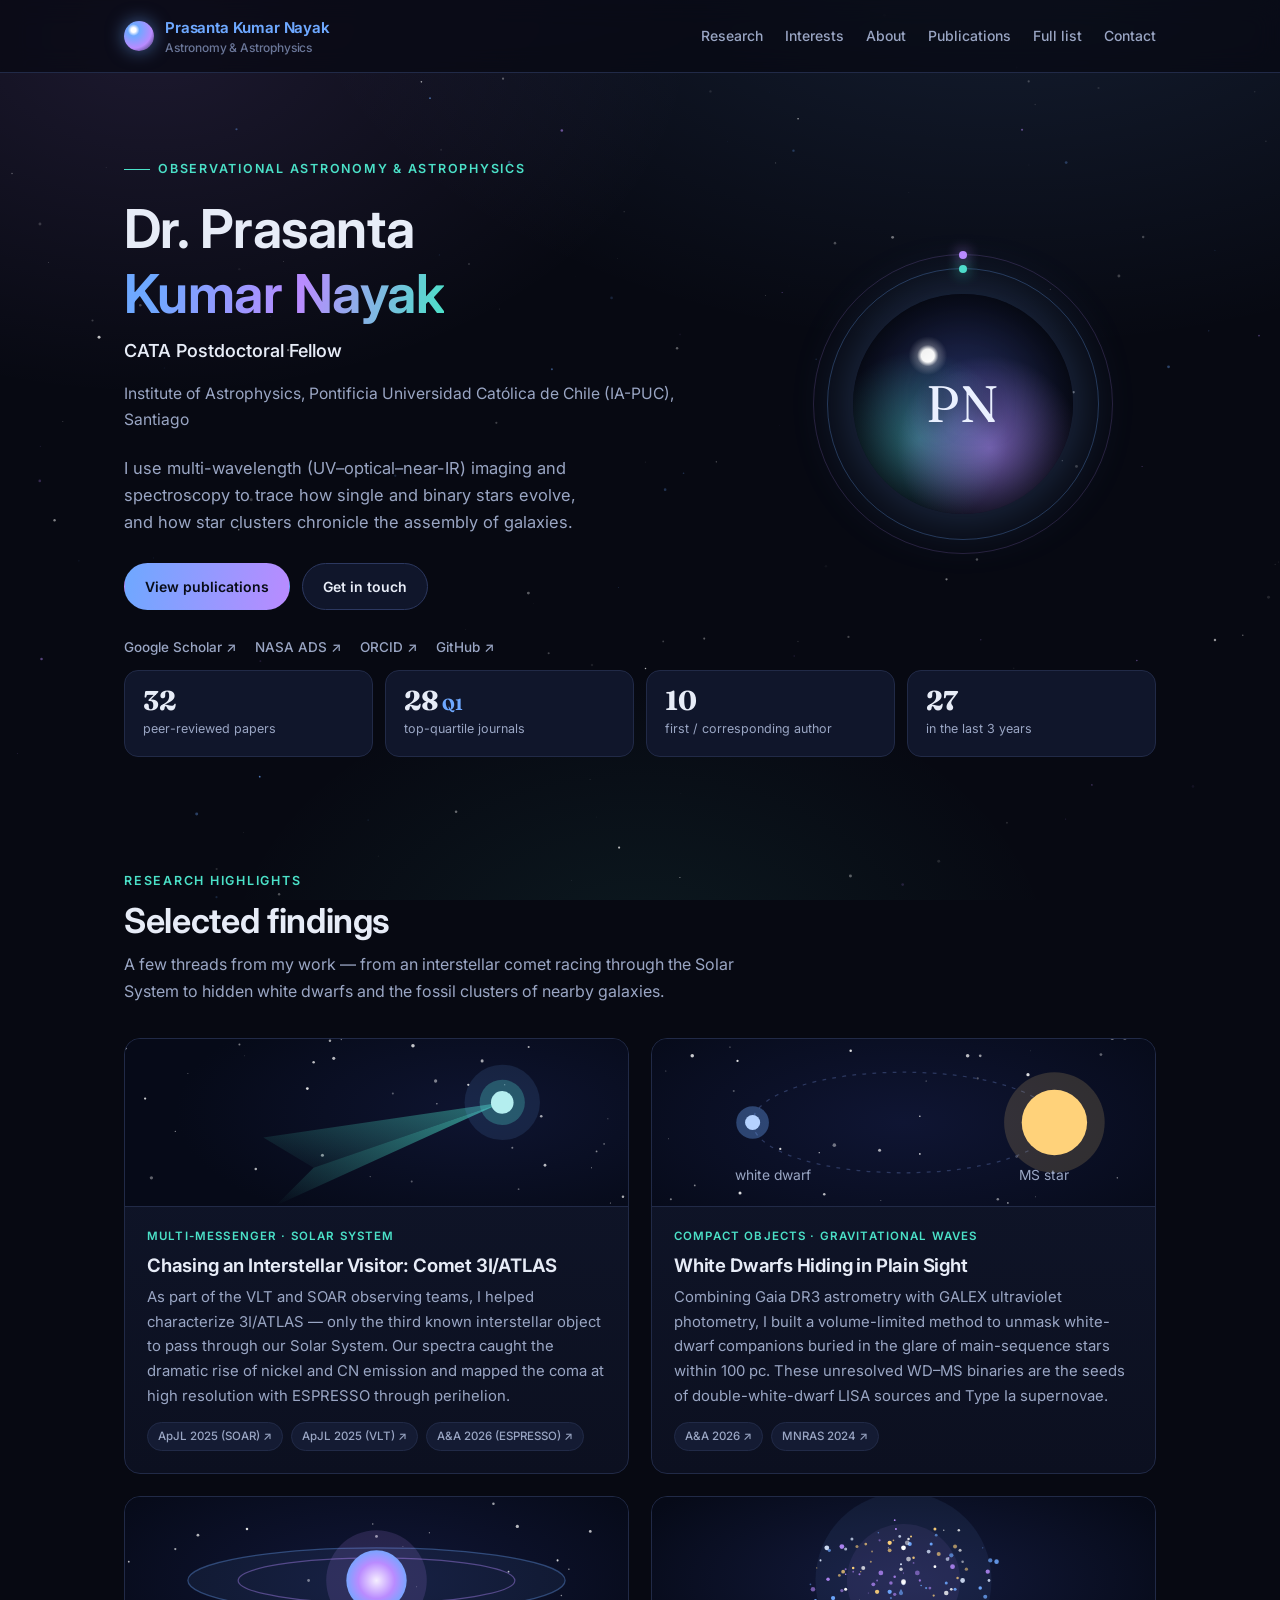
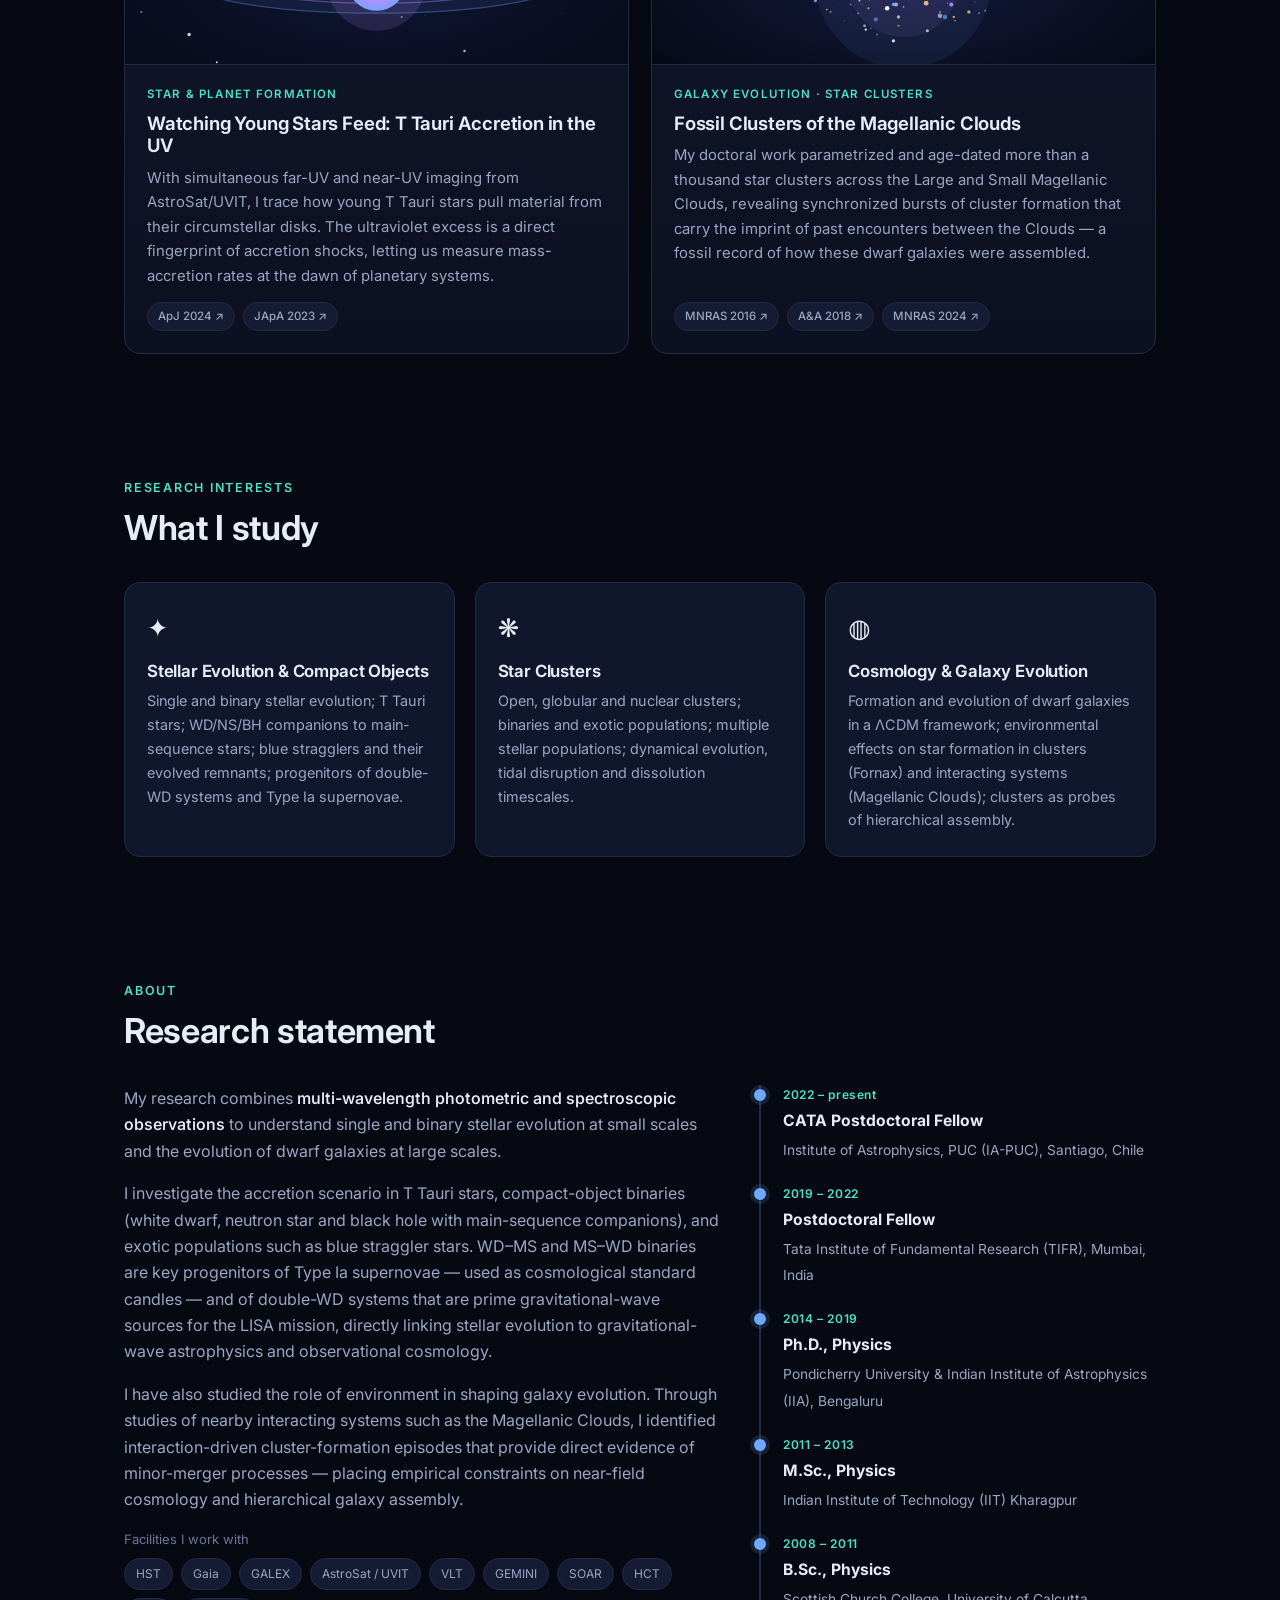
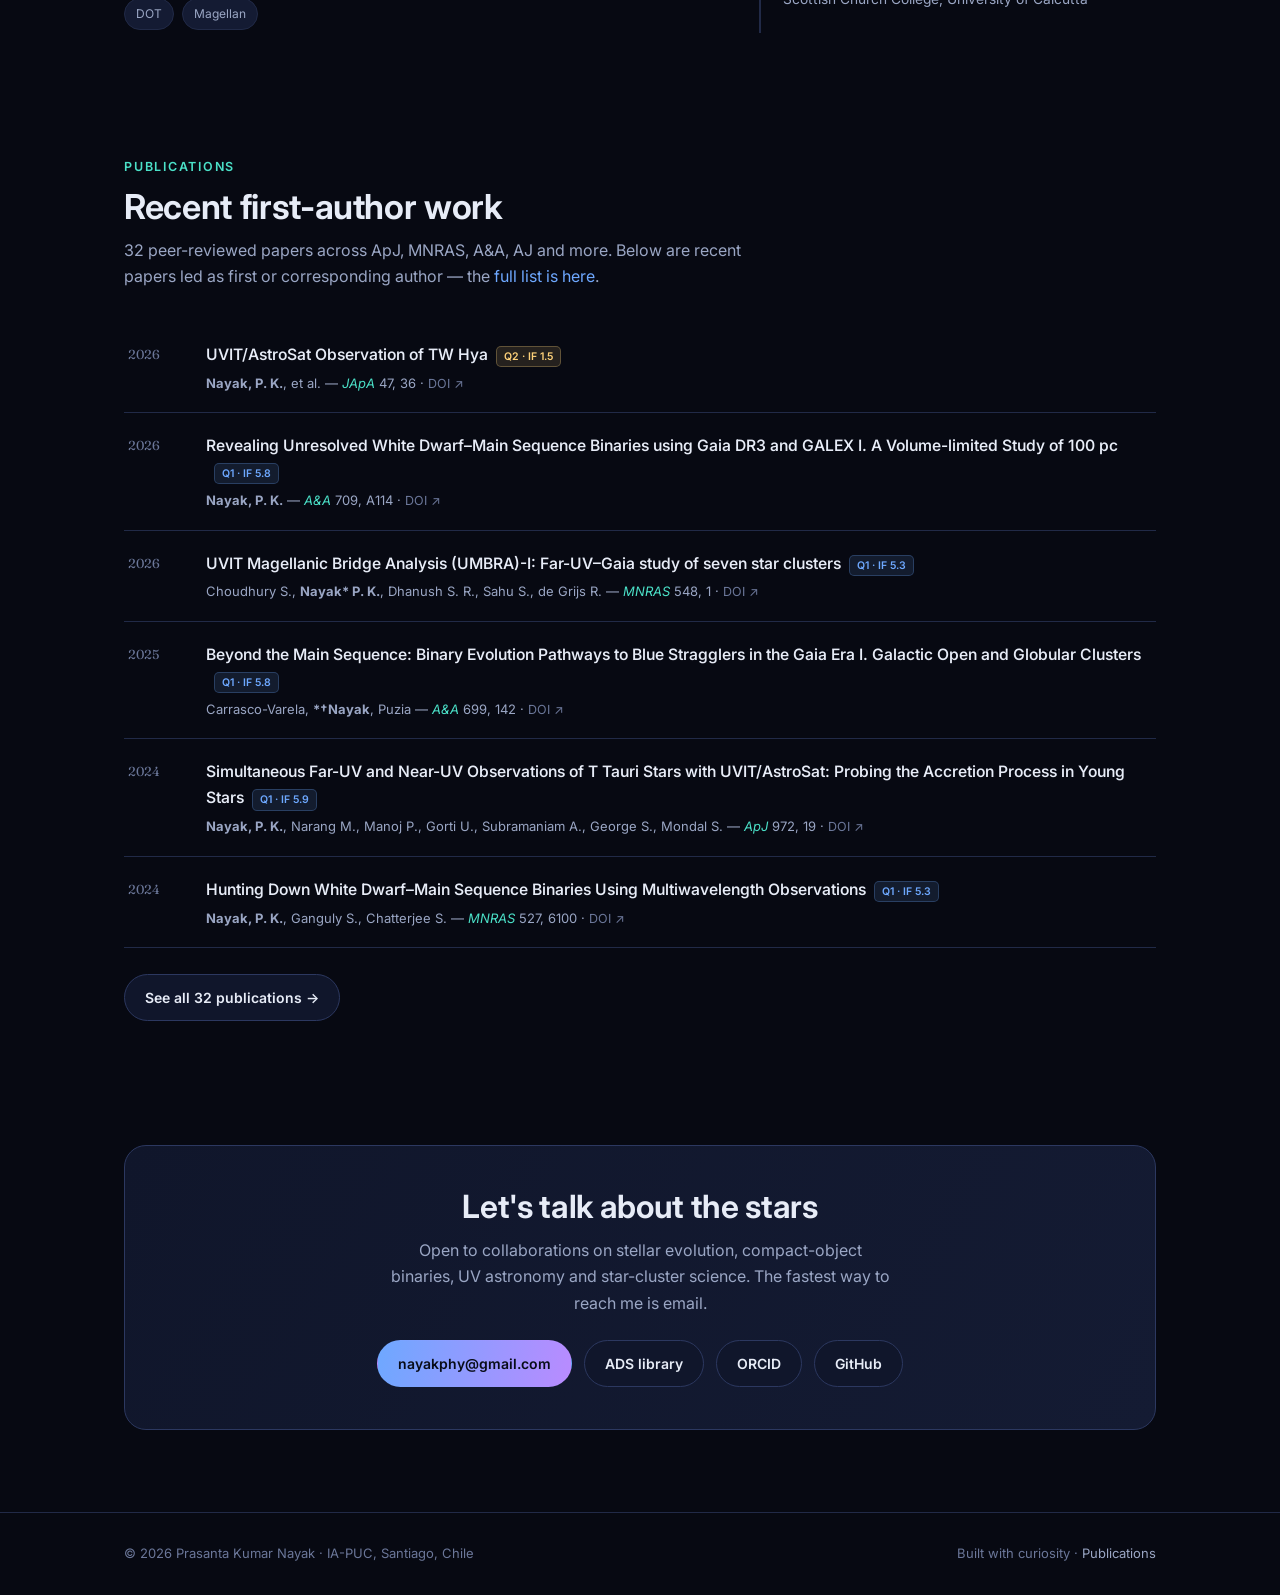
<file: index.html>
<!DOCTYPE html>
<html lang="en">
<head>
  <meta charset="UTF-8">
  <meta name="viewport" content="width=device-width, initial-scale=1.0">
  <title>Dr. Prasanta Kumar Nayak — Astronomer & Astrophysicist</title>
  <meta name="description" content="Dr. Prasanta Kumar Nayak — CATA Postdoctoral Fellow at IA-PUC, Chile. Observational astronomy: stellar evolution, compact-object binaries, star clusters, and galaxy evolution.">
  <link rel="preconnect" href="https://fonts.googleapis.com">
  <link rel="preconnect" href="https://fonts.gstatic.com" crossorigin>
  <link href="https://fonts.googleapis.com/css2?family=Inter:wght@400;500;600;700&family=Fraunces:opsz,wght@9..144,400;9..144,600&display=swap" rel="stylesheet">
  <link rel="stylesheet" href="assets/style.css">
  <link rel="icon" href="data:image/svg+xml,<svg xmlns='http://www.w3.org/2000/svg' viewBox='0 0 100 100'><circle cx='50' cy='50' r='42' fill='%236ea8ff'/><circle cx='38' cy='36' r='10' fill='white' opacity='.85'/></svg>">
</head>
<body>
  <div id="starfield"></div>
  <div class="page">

    <header class="nav">
      <div class="nav-inner">
        <a class="brand" href="index.html">
          <span class="dot"></span>
          <span><span class="name">Prasanta Kumar Nayak</span><span class="sub">Astronomy &amp; Astrophysics</span></span>
        </a>
        <nav class="links">
          <a href="#highlights-sec">Research</a>
          <a href="#interests-sec">Interests</a>
          <a href="#about-sec">About</a>
          <a href="#pubs-sec">Publications</a>
          <a href="publications.html">Full list</a>
          <a href="#contact-sec">Contact</a>
        </nav>
        <button class="nav-toggle" aria-label="Menu">☰</button>
      </div>
    </header>

    <!-- ============================ HERO ============================ -->
    <section class="hero">
      <div class="wrap hero-grid">
        <div>
          <div class="eyebrow">Observational Astronomy &amp; Astrophysics</div>
          <h1>Dr. Prasanta<br><span class="grad">Kumar Nayak</span></h1>
          <p class="role">CATA Postdoctoral Fellow</p>
          <p class="affil">Institute of Astrophysics, Pontificia Universidad Católica de Chile (IA-PUC), Santiago</p>
          <p class="lede">I use multi-wavelength (UV–optical–near-IR) imaging and spectroscopy to trace how single and binary stars evolve, and how star clusters chronicle the assembly of galaxies.</p>
          <div class="cta-row">
            <a class="btn primary" href="publications.html">View publications</a>
            <a class="btn" href="#contact-sec">Get in touch</a>
          </div>
          <div class="iconlinks">
            <a href="https://scholar.google.com/citations?user=BsoMTtQAAAAJ&hl=en" target="_blank" rel="noopener">Google Scholar ↗</a>
            <a href="https://ui.adsabs.harvard.edu/user/libraries/2F7sY913T8-czs6cTHjbrA" target="_blank" rel="noopener">NASA ADS ↗</a>
            <a href="https://orcid.org/0000-0002-4638-1035" target="_blank" rel="noopener">ORCID ↗</a>
            <a href="https://github.com/nayakphy" target="_blank" rel="noopener">GitHub ↗</a>
          </div>
        </div>
        <div class="portrait">
          <div class="ring"></div>
          <div class="ring two"></div>
          <div class="orb"></div>
          <div class="initials">PN</div>
        </div>
      </div>
      <div class="wrap"><div class="stats" id="home-metrics"></div></div>
    </section>

    <!-- ======================= RESEARCH HIGHLIGHTS ================== -->
    <section class="block" id="highlights-sec">
      <div class="wrap">
        <div class="section-head reveal">
          <div class="kicker">Research Highlights</div>
          <h2>Selected findings</h2>
          <p>A few threads from my work — from an interstellar comet racing through the Solar System to hidden white dwarfs and the fossil clusters of nearby galaxies.</p>
        </div>
        <div class="highlights" id="highlights"></div>
      </div>
    </section>

    <!-- ========================= INTERESTS ========================= -->
    <section class="block" id="interests-sec">
      <div class="wrap">
        <div class="section-head reveal">
          <div class="kicker">Research Interests</div>
          <h2>What I study</h2>
        </div>
        <div class="interests" id="interests"></div>
      </div>
    </section>

    <!-- =========================== ABOUT =========================== -->
    <section class="block" id="about-sec">
      <div class="wrap">
        <div class="section-head reveal">
          <div class="kicker">About</div>
          <h2>Research statement</h2>
        </div>
        <div class="about-grid">
          <div class="reveal">
            <p>My research combines <span class="em">multi-wavelength photometric and spectroscopic observations</span> to understand single and binary stellar evolution at small scales and the evolution of dwarf galaxies at large scales.</p>
            <p>I investigate the accretion scenario in T Tauri stars, compact-object binaries (white dwarf, neutron star and black hole with main-sequence companions), and exotic populations such as blue straggler stars. WD–MS and MS–WD binaries are key progenitors of Type Ia supernovae — used as cosmological standard candles — and of double-WD systems that are prime gravitational-wave sources for the LISA mission, directly linking stellar evolution to gravitational-wave astrophysics and observational cosmology.</p>
            <p>I have also studied the role of environment in shaping galaxy evolution. Through studies of nearby interacting systems such as the Magellanic Clouds, I identified interaction-driven cluster-formation episodes that provide direct evidence of minor-merger processes — placing empirical constraints on near-field cosmology and hierarchical galaxy assembly.</p>
            <p style="margin-bottom:8px;color:var(--faint);font-size:13px;">Facilities I work with</p>
            <div class="facilities" id="facilities"></div>
          </div>
          <div class="reveal">
            <div class="timeline" id="timeline"></div>
          </div>
        </div>
      </div>
    </section>

    <!-- ======================= PUBLICATIONS ======================== -->
    <section class="block" id="pubs-sec">
      <div class="wrap">
        <div class="section-head reveal">
          <div class="kicker">Publications</div>
          <h2>Recent first-author work</h2>
          <p>32 peer-reviewed papers across ApJ, MNRAS, A&amp;A, AJ and more. Below are recent papers led as first or corresponding author — the <a href="publications.html">full list is here</a>.</p>
        </div>
        <div class="pub-list" id="selected-pubs"></div>
        <div style="margin-top:26px;">
          <a class="btn" href="publications.html">See all 32 publications →</a>
        </div>
      </div>
    </section>

    <!-- ========================== CONTACT ========================== -->
    <section class="block" id="contact-sec">
      <div class="wrap">
        <div class="contact-card reveal">
          <h2>Let's talk about the stars</h2>
          <p>Open to collaborations on stellar evolution, compact-object binaries, UV astronomy and star-cluster science. The fastest way to reach me is email.</p>
          <div class="contact-links">
            <a class="btn primary" href="mailto:nayakphy@gmail.com">nayakphy@gmail.com</a>
            <a class="btn" href="https://ui.adsabs.harvard.edu/user/libraries/2F7sY913T8-czs6cTHjbrA" target="_blank" rel="noopener">ADS library</a>
            <a class="btn" href="https://orcid.org/0000-0002-4638-1035" target="_blank" rel="noopener">ORCID</a>
            <a class="btn" href="https://github.com/nayakphy" target="_blank" rel="noopener">GitHub</a>
          </div>
        </div>
      </div>
    </section>

    <footer class="foot">
      <div class="wrap" style="display:flex;justify-content:space-between;flex-wrap:wrap;gap:12px;width:100%;">
        <span>© <span data-year></span> Prasanta Kumar Nayak · IA-PUC, Santiago, Chile</span>
        <span>Built with curiosity · <a href="publications.html">Publications</a></span>
      </div>
    </footer>

  </div>
  <script src="assets/data.js"></script>
  <script src="assets/main.js"></script>
</body>
</html>
</file>
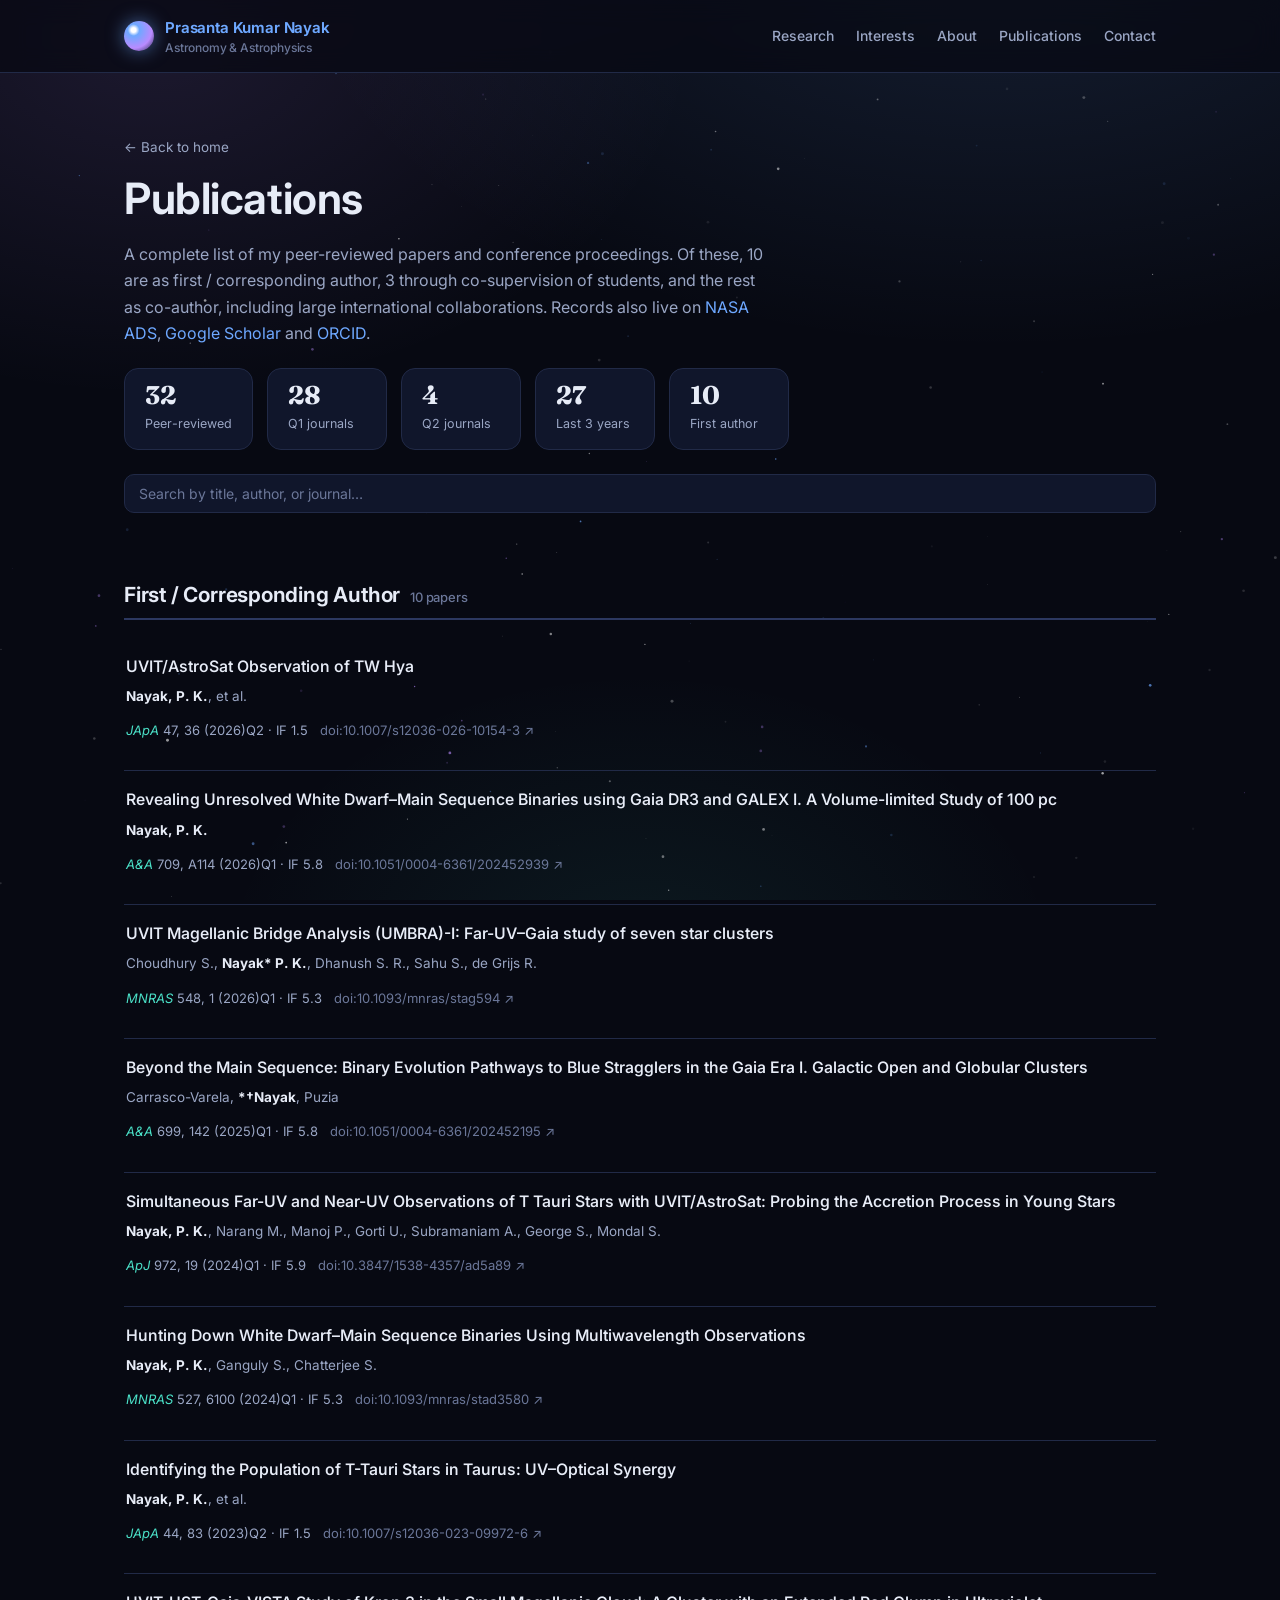
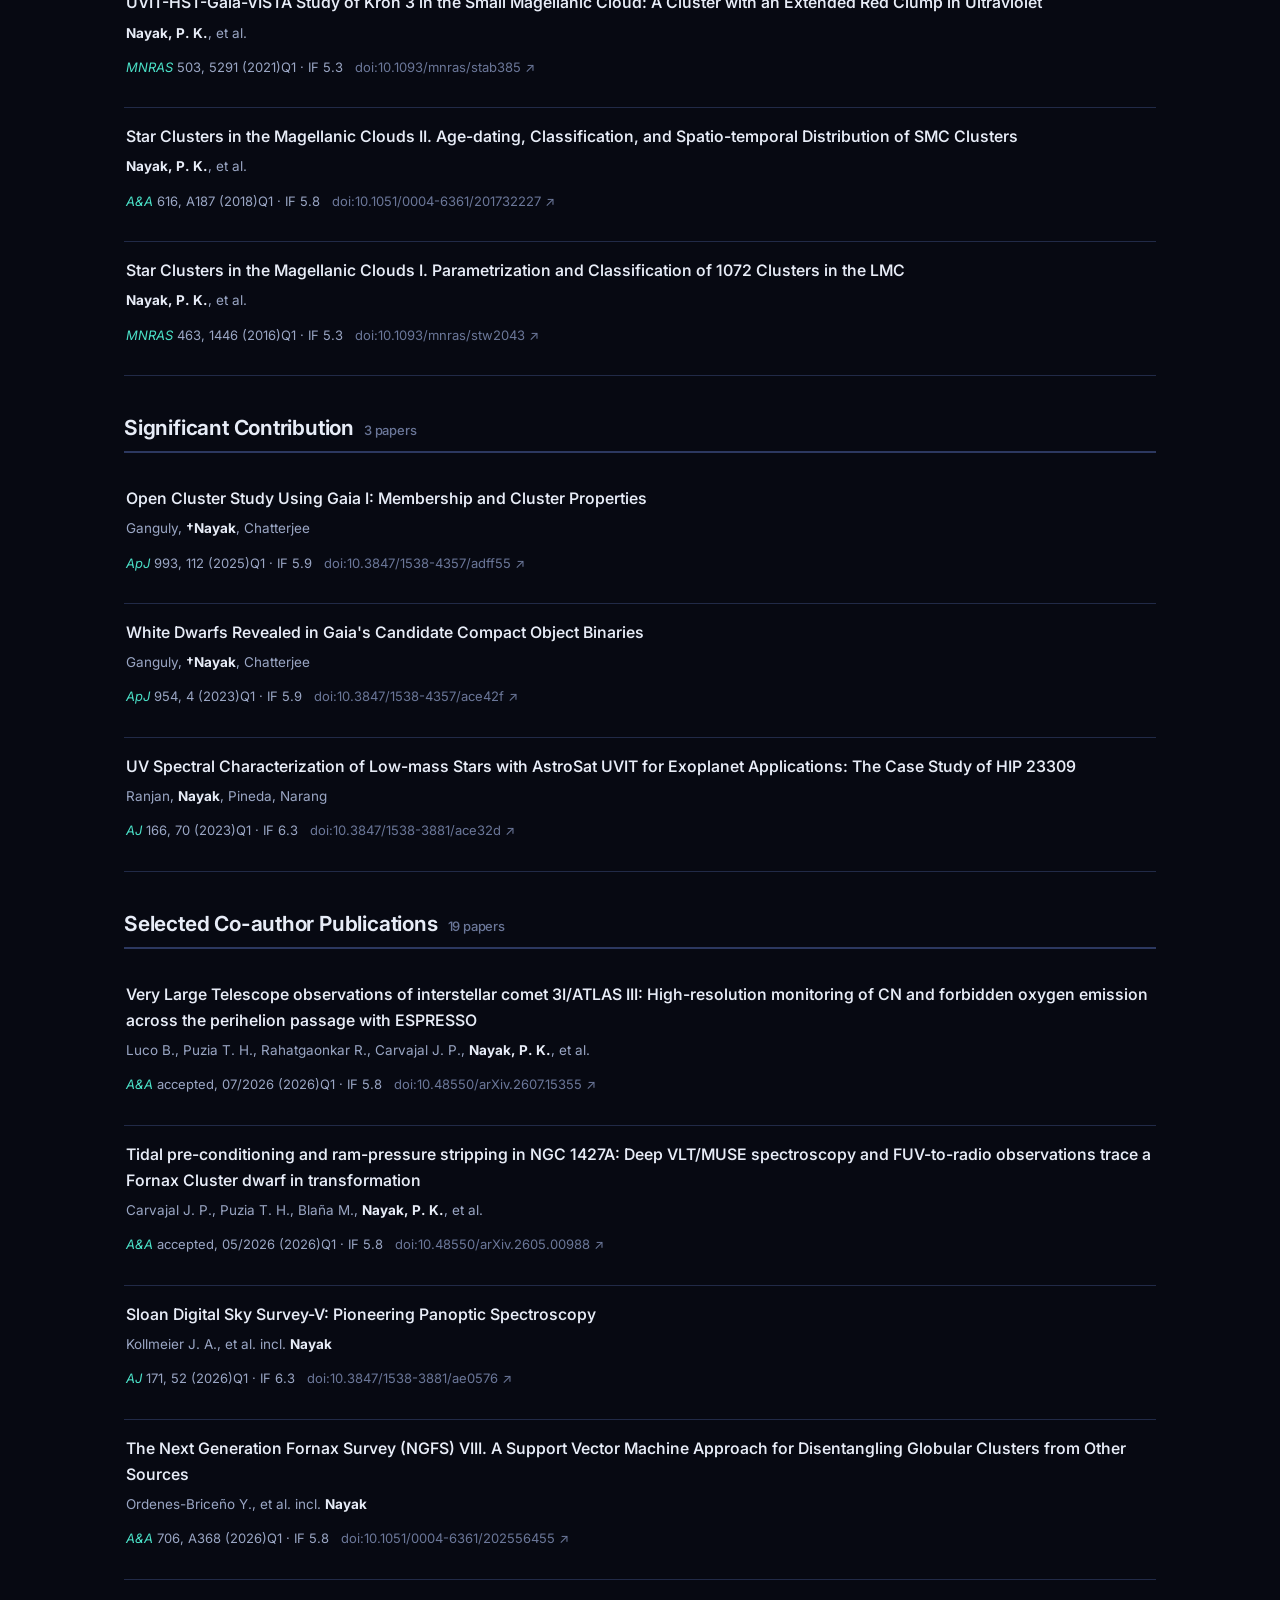
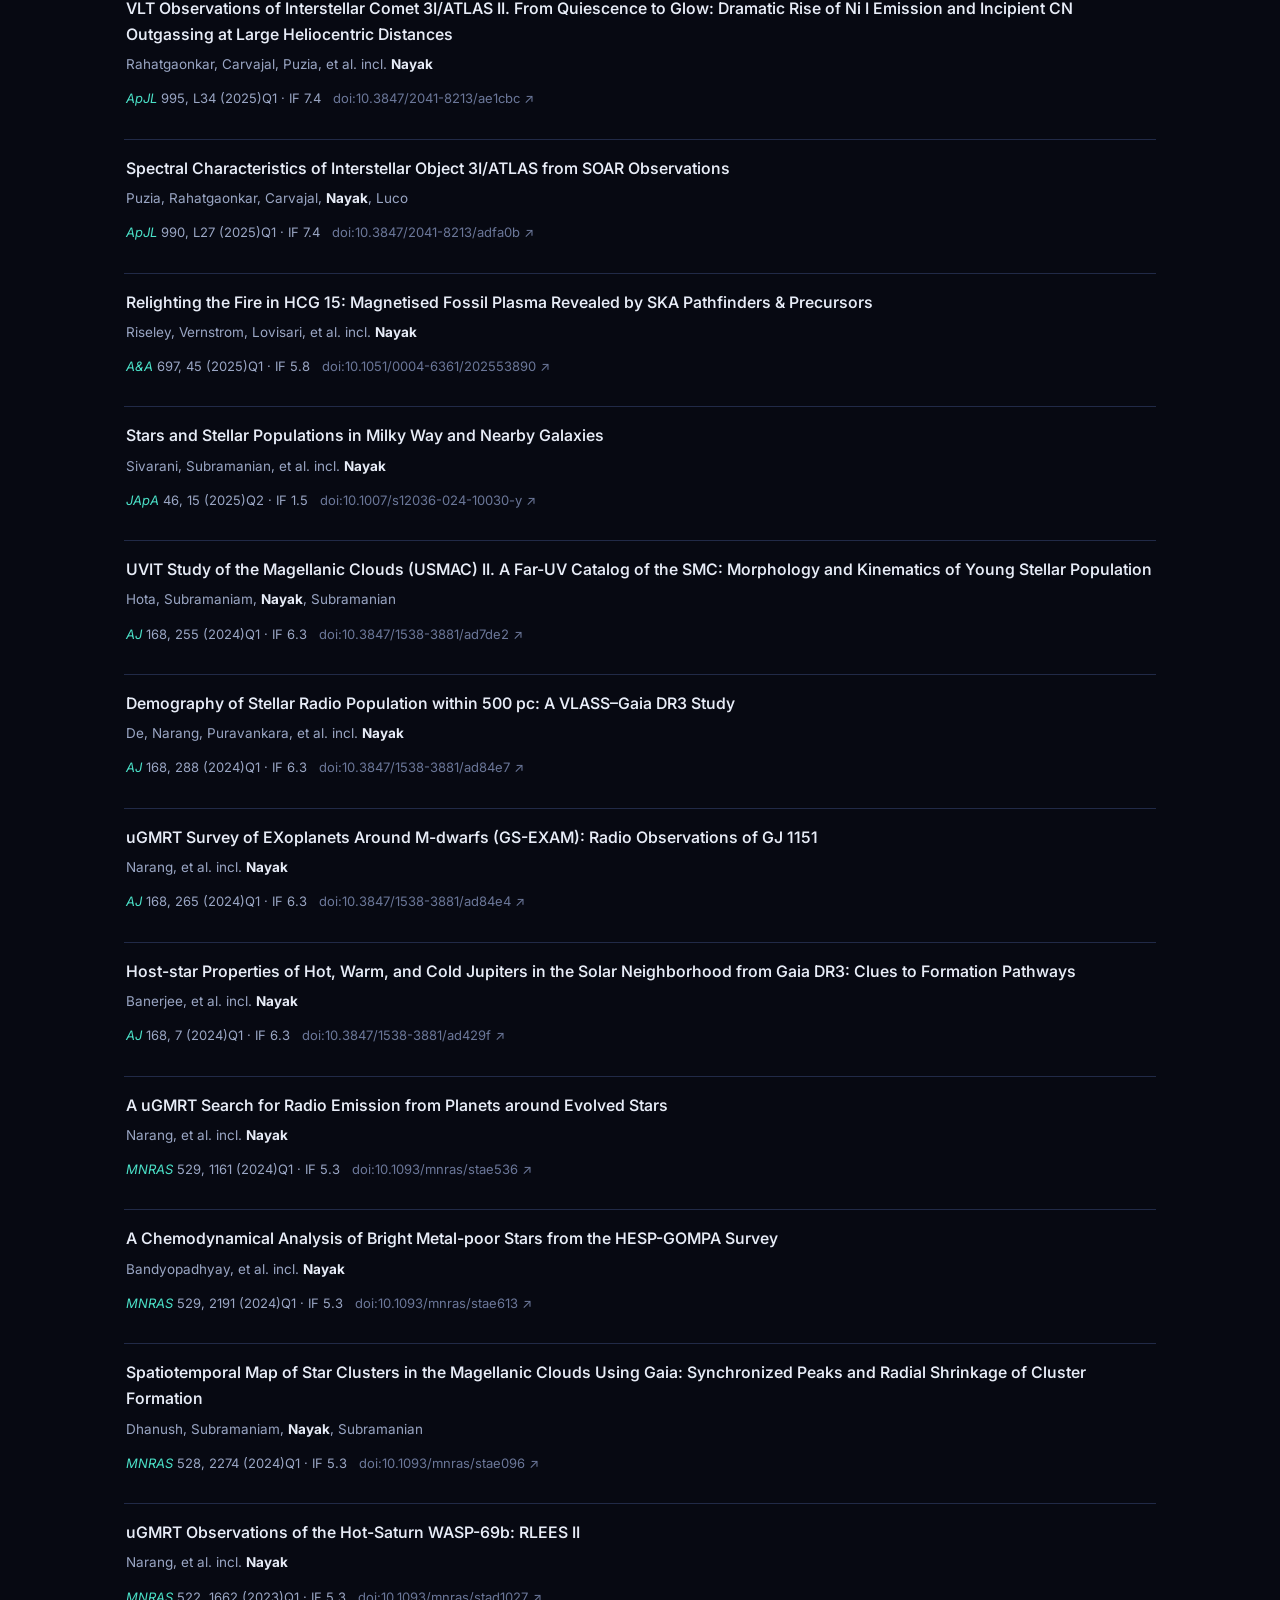
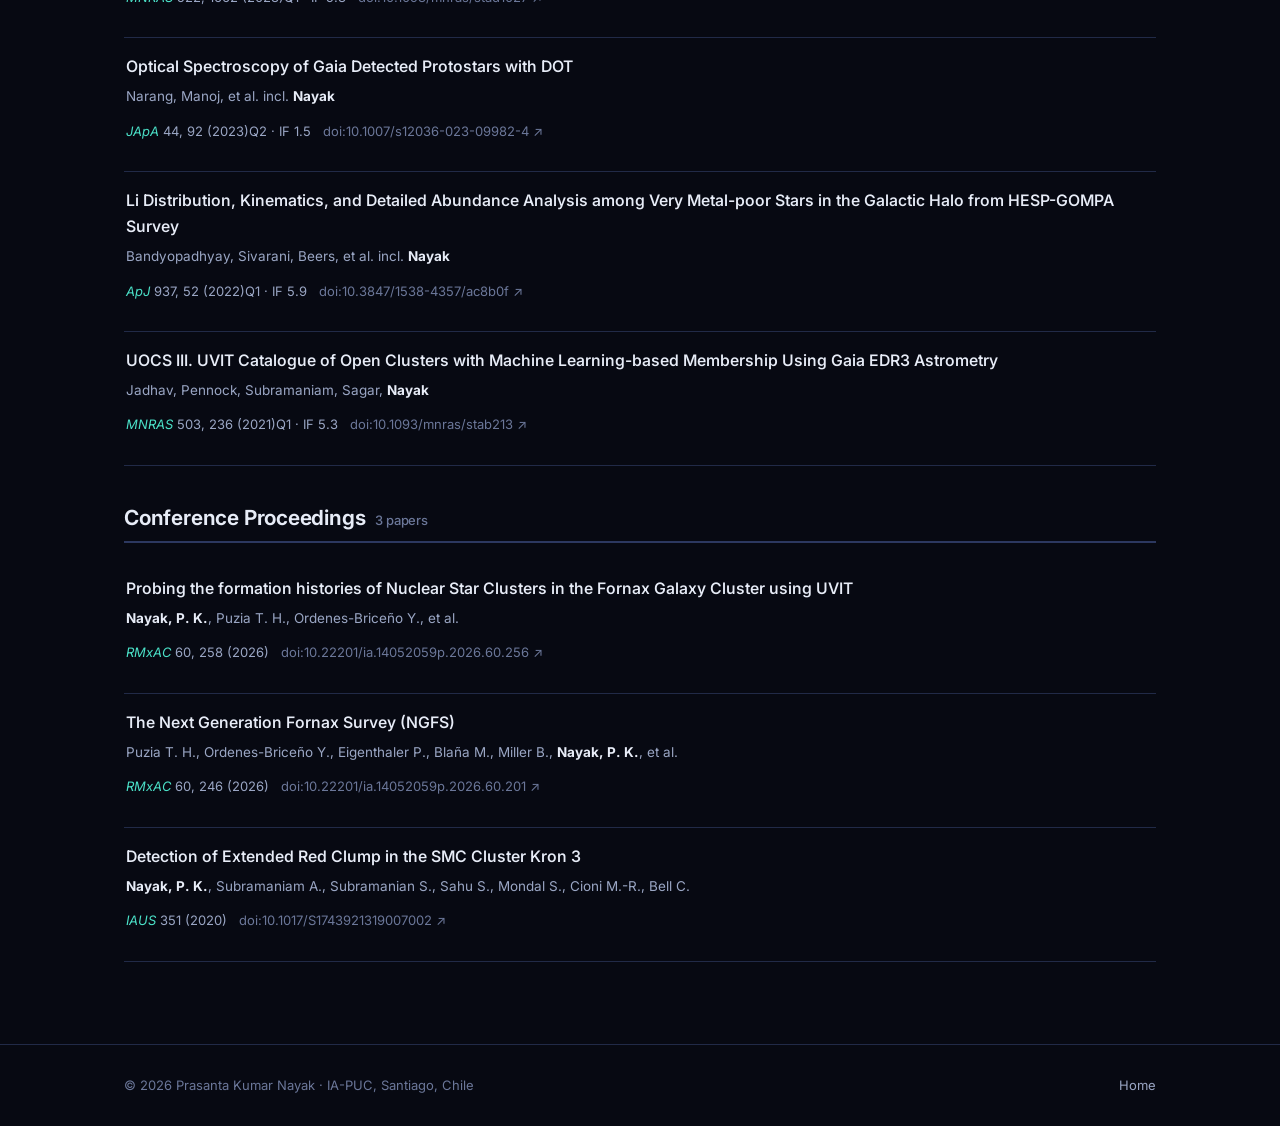
<file: publications.html>
<!DOCTYPE html>
<html lang="en">
<head>
  <meta charset="UTF-8">
  <meta name="viewport" content="width=device-width, initial-scale=1.0">
  <title>Publications — Dr. Prasanta Kumar Nayak</title>
  <meta name="description" content="Full publication list of Dr. Prasanta Kumar Nayak — 32 peer-reviewed papers in astronomy and astrophysics.">
  <link rel="preconnect" href="https://fonts.googleapis.com">
  <link rel="preconnect" href="https://fonts.gstatic.com" crossorigin>
  <link href="https://fonts.googleapis.com/css2?family=Inter:wght@400;500;600;700&family=Fraunces:opsz,wght@9..144,400;9..144,600&display=swap" rel="stylesheet">
  <link rel="stylesheet" href="assets/style.css">
  <link rel="icon" href="data:image/svg+xml,<svg xmlns='http://www.w3.org/2000/svg' viewBox='0 0 100 100'><circle cx='50' cy='50' r='42' fill='%236ea8ff'/><circle cx='38' cy='36' r='10' fill='white' opacity='.85'/></svg>">
</head>
<body>
  <div id="starfield"></div>
  <div class="page">

    <header class="nav">
      <div class="nav-inner">
        <a class="brand" href="index.html">
          <span class="dot"></span>
          <span><span class="name">Prasanta Kumar Nayak</span><span class="sub">Astronomy &amp; Astrophysics</span></span>
        </a>
        <nav class="links">
          <a href="index.html#highlights-sec">Research</a>
          <a href="index.html#interests-sec">Interests</a>
          <a href="index.html#about-sec">About</a>
          <a href="publications.html">Publications</a>
          <a href="index.html#contact-sec">Contact</a>
        </nav>
        <button class="nav-toggle" aria-label="Menu">☰</button>
      </div>
    </header>

    <section class="pubpage-hero">
      <div class="wrap">
        <a class="backlink" href="index.html">← Back to home</a>
        <h1 style="margin-top:14px;">Publications</h1>
        <p style="color:var(--muted);max-width:64ch;">A complete list of my peer-reviewed papers and conference proceedings. Of these, 10 are as first / corresponding author, 3 through co-supervision of students, and the rest as co-author, including large international collaborations. Records also live on <a href="https://ui.adsabs.harvard.edu/user/libraries/2F7sY913T8-czs6cTHjbrA" target="_blank" rel="noopener">NASA ADS</a>, <a href="https://scholar.google.com/citations?user=BsoMTtQAAAAJ&hl=en" target="_blank" rel="noopener">Google Scholar</a> and <a href="https://orcid.org/0000-0002-4638-1035" target="_blank" rel="noopener">ORCID</a>.</p>
        <div class="metrics" id="pub-metrics"></div>
        <div class="filterbar">
          <input id="pub-search" type="search" placeholder="Search by title, author, or journal…" autocomplete="off">
        </div>
      </div>
    </section>

    <section class="block" style="padding-top:10px;">
      <div class="wrap">
        <div class="pub-group">
          <h2>First / Corresponding Author <span class="count" id="g-first-count"></span></h2>
          <div id="g-first"></div>
        </div>
        <div class="pub-group">
          <h2>Significant Contribution <span class="count" id="g-contrib-count"></span></h2>
          <div id="g-contrib"></div>
        </div>
        <div class="pub-group">
          <h2>Selected Co-author Publications <span class="count" id="g-coauthor-count"></span></h2>
          <div id="g-coauthor"></div>
        </div>
        <div class="pub-group">
          <h2>Conference Proceedings <span class="count" id="g-proc-count"></span></h2>
          <div id="g-proc"></div>
        </div>
      </div>
    </section>

    <footer class="foot">
      <div class="wrap" style="display:flex;justify-content:space-between;flex-wrap:wrap;gap:12px;width:100%;">
        <span>© <span data-year></span> Prasanta Kumar Nayak · IA-PUC, Santiago, Chile</span>
        <span><a href="index.html">Home</a></span>
      </div>
    </footer>

  </div>
  <script src="assets/data.js"></script>
  <script src="assets/main.js"></script>
</body>
</html>
</file>
<file: assets/style.css>
/* ===========================================================================
   Prasanta Kumar Nayak — research website
   Theme: modern astronomy / dark
   =========================================================================== */

:root {
  --bg:        #070912;
  --bg-2:      #0c1020;
  --panel:     #10162b;
  --panel-2:   #141b33;
  --border:    #212a47;
  --border-2:  #2c3860;
  --text:      #e7ecf7;
  --muted:     #9aa6c4;
  --faint:     #6b7799;
  --accent:    #6ea8ff;   /* nebula blue   */
  --accent-2:  #b98bff;   /* violet        */
  --accent-3:  #4be1c8;   /* teal          */
  --gold:      #ffd27a;
  --shadow:    0 18px 50px rgba(0,0,0,.45);
  --radius:    16px;
  --maxw:      1080px;
  --font:      'Inter', system-ui, -apple-system, 'Segoe UI', Roboto, sans-serif;
  --serif:     'Fraunces', Georgia, 'Times New Roman', serif;
}

* { box-sizing: border-box; }

html { scroll-behavior: smooth; }

body {
  margin: 0;
  font-family: var(--font);
  background: var(--bg);
  color: var(--text);
  line-height: 1.65;
  -webkit-font-smoothing: antialiased;
  overflow-x: hidden;
}

a { color: var(--accent); text-decoration: none; transition: color .15s ease; }
a:hover { color: #a9c9ff; }

h1, h2, h3 { line-height: 1.2; font-weight: 650; letter-spacing: -0.01em; }

.wrap { max-width: var(--maxw); margin: 0 auto; padding: 0 24px; }

/* ----------------------------- starfield ------------------------------- */
#starfield {
  position: fixed;
  inset: 0;
  z-index: 0;
  pointer-events: none;
  background:
    radial-gradient(1200px 700px at 78% -8%, rgba(110,168,255,.14), transparent 60%),
    radial-gradient(900px 600px at 12% 4%, rgba(185,139,255,.12), transparent 60%),
    radial-gradient(700px 500px at 50% 108%, rgba(75,225,200,.08), transparent 60%),
    var(--bg);
}
#starfield canvas { display:block; width:100%; height:100%; }

.page { position: relative; z-index: 1; }

/* ------------------------------- nav ----------------------------------- */
header.nav {
  position: sticky; top: 0; z-index: 50;
  backdrop-filter: blur(12px);
  background: rgba(7,9,18,.72);
  border-bottom: 1px solid var(--border);
}
.nav-inner {
  max-width: var(--maxw); margin: 0 auto; padding: 14px 24px;
  display: flex; align-items: center; justify-content: space-between; gap: 16px;
}
.brand { display:flex; align-items:center; gap:11px; font-weight:650; letter-spacing:-.01em; }
.brand .dot {
  width: 30px; height: 30px; border-radius: 50%;
  background: radial-gradient(circle at 32% 30%, #fff 0 8%, var(--accent) 20%, var(--accent-2) 62%, #1a2140 100%);
  box-shadow: 0 0 18px rgba(110,168,255,.55);
  flex: none;
}
.brand span.name { font-size: 15px; }
.brand span.sub { color: var(--faint); font-size: 12px; display:block; margin-top:-3px; font-weight:500; }
nav.links { display: flex; gap: 22px; }
nav.links a { color: var(--muted); font-size: 14px; font-weight: 500; }
nav.links a:hover { color: var(--text); }
.nav-toggle { display:none; background:none; border:0; color:var(--text); font-size:22px; cursor:pointer; }

/* ------------------------------ hero ----------------------------------- */
.hero { padding: 78px 0 52px; }
.hero-grid {
  display: grid; grid-template-columns: 1.4fr .9fr; gap: 46px; align-items: center;
}
.eyebrow {
  display:inline-flex; align-items:center; gap:8px;
  font-size: 12.5px; letter-spacing: .14em; text-transform: uppercase;
  color: var(--accent-3); font-weight: 600; margin-bottom: 18px;
}
.eyebrow::before { content:""; width:26px; height:1px; background:var(--accent-3); display:inline-block; }
.hero h1 { font-size: clamp(2.1rem, 5vw, 3.35rem); margin: 0 0 8px; }
.hero h1 .grad {
  background: linear-gradient(100deg, var(--accent) 10%, var(--accent-2) 55%, var(--accent-3) 100%);
  -webkit-background-clip: text; background-clip: text; color: transparent;
}
.hero .role { font-size: 1.12rem; color: var(--text); font-weight: 550; margin: 10px 0 4px; }
.hero .affil { color: var(--muted); font-size: .98rem; }
.hero .lede { color: var(--muted); font-size: 1.03rem; margin: 22px 0 26px; max-width: 46ch; }
.cta-row { display:flex; flex-wrap:wrap; gap: 12px; margin-bottom: 26px; }
.btn {
  display:inline-flex; align-items:center; gap:8px;
  padding: 11px 20px; border-radius: 999px; font-size: 14px; font-weight: 600;
  border: 1px solid var(--border-2); color: var(--text); background: var(--panel);
  transition: transform .12s ease, border-color .15s ease, background .15s ease;
}
.btn:hover { transform: translateY(-2px); border-color: var(--accent); color: var(--text); }
.btn.primary {
  background: linear-gradient(100deg, var(--accent), var(--accent-2));
  border-color: transparent; color: #080c18;
}
.btn.primary:hover { color:#080c18; box-shadow: 0 10px 26px rgba(110,168,255,.35); }
.iconlinks { display:flex; gap:18px; flex-wrap:wrap; font-size:13.5px; }
.iconlinks a { color: var(--muted); font-weight:500; }
.iconlinks a:hover { color: var(--accent); }

/* portrait / avatar orb */
.portrait {
  position: relative; justify-self: center;
  width: 260px; height: 260px; border-radius: 50%;
  display:grid; place-items:center;
}
.portrait .orb {
  width: 220px; height: 220px; border-radius: 50%;
  background:
    radial-gradient(circle at 34% 28%, #ffffff 0 3%, rgba(255,255,255,.25) 5%, transparent 9%),
    radial-gradient(circle at 62% 70%, rgba(185,139,255,.55), transparent 45%),
    radial-gradient(circle at 30% 66%, rgba(75,225,200,.4), transparent 42%),
    radial-gradient(circle at 50% 50%, #263063, #0a0e1e 72%);
  box-shadow: inset 0 0 60px rgba(0,0,0,.6), 0 0 60px rgba(110,168,255,.28);
  position: relative; overflow: hidden;
}
.portrait .ring {
  position:absolute; inset:-6px; border-radius:50%;
  border:1px solid rgba(110,168,255,.28);
  animation: spin 26s linear infinite;
}
.portrait .ring::after{
  content:""; position:absolute; top:-4px; left:50%; width:8px;height:8px;border-radius:50%;
  background:var(--accent-3); box-shadow:0 0 14px var(--accent-3); transform:translateX(-50%);
}
.portrait .ring.two{ inset:-20px; border-color:rgba(185,139,255,.18); animation-duration:40s; animation-direction:reverse; }
.portrait .ring.two::after{ background:var(--accent-2); box-shadow:0 0 14px var(--accent-2); }
.portrait .initials{
  position:absolute; inset:0; display:grid; place-items:center;
  font-family:var(--serif); font-size:3.2rem; color:#eaf0ff; letter-spacing:.02em;
  text-shadow:0 2px 20px rgba(0,0,0,.6);
}
@keyframes spin { to { transform: rotate(360deg); } }

/* stat strip */
.stats { display:flex; flex-wrap:wrap; gap: 12px; margin-top: 12px; }
.stat {
  flex: 1 1 150px; background: var(--panel); border:1px solid var(--border);
  border-radius: 14px; padding: 16px 18px;
}
.stat b { font-family: var(--serif); font-size: 1.7rem; color: var(--text); display:block; line-height:1; }
.stat b .u { font-size:1rem; color:var(--accent); }
.stat span { color: var(--muted); font-size: 12.5px; }

/* ----------------------------- sections -------------------------------- */
section.block { padding: 62px 0; }
.section-head { margin-bottom: 34px; }
.section-head .kicker {
  color: var(--accent-3); font-size: 12.5px; letter-spacing:.14em; text-transform:uppercase; font-weight:600;
}
.section-head h2 { font-size: clamp(1.5rem, 3.4vw, 2.15rem); margin: 8px 0 0; }
.section-head p { color: var(--muted); margin: 10px 0 0; max-width: 62ch; }

/* highlights */
.highlights { display: grid; grid-template-columns: repeat(2, 1fr); gap: 22px; }
.hcard {
  background: linear-gradient(180deg, var(--panel), var(--bg-2));
  border: 1px solid var(--border); border-radius: var(--radius);
  overflow: hidden; display:flex; flex-direction:column;
  transition: transform .16s ease, border-color .16s ease, box-shadow .16s ease;
}
.hcard:hover { transform: translateY(-4px); border-color: var(--border-2); box-shadow: var(--shadow); }
.hcard .fig { height: 168px; position: relative; border-bottom:1px solid var(--border); }
.hcard .fig svg { width:100%; height:100%; display:block; }
.hcard .body { padding: 20px 22px 22px; display:flex; flex-direction:column; flex:1; }
.hcard .tag { font-size:11.5px; letter-spacing:.1em; text-transform:uppercase; color:var(--accent-3); font-weight:600; margin-bottom:8px; }
.hcard h3 { font-size: 1.16rem; margin: 0 0 9px; }
.hcard p { color: var(--muted); font-size: .93rem; margin: 0 0 14px; flex:1; }
.hcard .refs { display:flex; flex-wrap:wrap; gap:8px; }
.hcard .refs a {
  font-size: 11.5px; padding: 4px 10px; border-radius:999px;
  background: var(--panel-2); border:1px solid var(--border); color: var(--muted); font-weight:500;
}
.hcard .refs a:hover { border-color: var(--accent); color: var(--accent); }

/* interests */
.interests { display:grid; grid-template-columns: repeat(3,1fr); gap: 20px; }
.icard {
  background: var(--panel); border:1px solid var(--border); border-radius: var(--radius);
  padding: 24px 22px;
}
.icard .ic { font-size: 1.6rem; margin-bottom: 12px; }
.icard h3 { font-size: 1.05rem; margin: 0 0 8px; }
.icard p { color: var(--muted); font-size: .9rem; margin: 0; }

/* about */
.about-grid { display:grid; grid-template-columns: 1.5fr 1fr; gap: 40px; }
.about-grid p { color: var(--muted); margin: 0 0 16px; }
.about-grid p .em { color: var(--text); font-weight:550; }
.facilities { display:flex; flex-wrap:wrap; gap:8px; margin-top:6px; }
.facilities span {
  font-size:12px; padding:5px 11px; border-radius:999px; background:var(--panel-2);
  border:1px solid var(--border); color:var(--muted);
}
.timeline { border-left: 2px solid var(--border); padding-left: 22px; }
.tl-item { position: relative; padding-bottom: 22px; }
.tl-item::before {
  content:""; position:absolute; left:-29px; top:4px; width:12px; height:12px; border-radius:50%;
  background: var(--accent); box-shadow: 0 0 0 4px rgba(110,168,255,.15);
}
.tl-item .yr { font-size:12px; color:var(--accent-3); font-weight:600; letter-spacing:.05em; }
.tl-item h4 { margin: 3px 0 2px; font-size: .98rem; }
.tl-item span { color: var(--muted); font-size: .86rem; }

/* publications preview */
.pub-list { display:flex; flex-direction:column; gap: 2px; }
.pub {
  display:grid; grid-template-columns: 62px 1fr; gap: 16px;
  padding: 18px 4px; border-bottom: 1px solid var(--border);
}
.pub .yr { color: var(--faint); font-size: 13px; font-family: var(--serif); padding-top:2px; }
.pub .title { font-size: .98rem; color: var(--text); font-weight: 550; margin:0 0 5px; }
.pub .meta { color: var(--muted); font-size: 13px; }
.pub .meta .jrnl { color: var(--accent-3); font-style: italic; }
.pub .badge {
  display:inline-block; font-size:10.5px; padding:1px 7px; border-radius:5px; margin-left:8px;
  background: rgba(110,168,255,.12); color: var(--accent); border:1px solid rgba(110,168,255,.25); font-weight:600;
}
.pub .badge.q2 { background: rgba(255,210,122,.12); color: var(--gold); border-color: rgba(255,210,122,.28); }
.pub a.doi { font-size:12.5px; color: var(--faint); }
.pub a.doi:hover { color: var(--accent); }

/* contact */
.contact-card {
  background: linear-gradient(120deg, var(--panel), var(--panel-2));
  border:1px solid var(--border-2); border-radius: 22px; padding: 42px 40px;
  text-align:center;
}
.contact-card h2 { font-size: clamp(1.5rem,3.4vw,2rem); margin:0 0 10px; }
.contact-card p { color: var(--muted); margin:0 auto 24px; max-width: 50ch; }
.contact-links { display:flex; flex-wrap:wrap; justify-content:center; gap: 12px; }

/* footer */
footer.foot {
  border-top:1px solid var(--border); padding: 30px 0; margin-top: 20px;
  color: var(--faint); font-size: 13px;
  display:flex; justify-content:space-between; flex-wrap:wrap; gap:12px;
}
footer.foot a { color: var(--muted); }

/* publications page specific */
.pubpage-hero { padding: 60px 0 20px; }
.pubpage-hero h1 { font-size: clamp(1.9rem,4vw,2.7rem); margin:0 0 12px; }
.metrics { display:flex; flex-wrap:wrap; gap:14px; margin: 22px 0 6px; }
.metric {
  background:var(--panel); border:1px solid var(--border); border-radius:14px;
  padding:14px 20px; min-width:120px;
}
.metric b { font-family:var(--serif); font-size:1.6rem; display:block; line-height:1; }
.metric span { color:var(--muted); font-size:12.5px; }
.pub-group { margin-top: 40px; }
.pub-group > h2 {
  font-size: 1.3rem; padding-bottom:10px; border-bottom:2px solid var(--border-2);
  display:flex; align-items:baseline; gap:10px;
}
.pub-group > h2 .count { font-size:13px; color:var(--faint); font-weight:500; }
.filterbar { display:flex; flex-wrap:wrap; gap:10px; margin-top:24px; align-items:center; }
.filterbar input {
  flex:1; min-width:200px; background:var(--panel); border:1px solid var(--border);
  border-radius:10px; padding:10px 14px; color:var(--text); font-family:var(--font); font-size:14px;
}
.filterbar input::placeholder { color:var(--faint); }
.chip {
  font-size:12.5px; padding:7px 14px; border-radius:999px; cursor:pointer;
  background:var(--panel); border:1px solid var(--border); color:var(--muted); font-weight:500;
}
.chip.active { background:var(--accent); color:#08101f; border-color:transparent; }
.backlink { font-size:13.5px; color:var(--muted); }

.full-pub { padding: 16px 2px; border-bottom:1px solid var(--border); }
.full-pub .t { font-size: .99rem; font-weight:550; margin:0 0 5px; }
.full-pub .a { color: var(--muted); font-size: 13.5px; margin:0 0 4px; }
.full-pub .a b { color: var(--text); }
.full-pub .j { color:var(--muted); font-size:13px; }
.full-pub .j .jrnl { color: var(--accent-3); font-style:italic; }
.full-pub .j a { color: var(--faint); }
.full-pub .j a:hover { color: var(--accent); }

/* reveal animation */
.reveal { opacity:0; transform: translateY(18px); transition: opacity .6s ease, transform .6s ease; }
.reveal.in { opacity:1; transform:none; }

/* --------------------------- responsive -------------------------------- */
@media (max-width: 860px) {
  .hero-grid { grid-template-columns: 1fr; gap: 30px; }
  .portrait { grid-row: 1; width: 200px; height: 200px; }
  .portrait .orb { width: 172px; height: 172px; }
  .highlights { grid-template-columns: 1fr; }
  .interests { grid-template-columns: 1fr; }
  .about-grid { grid-template-columns: 1fr; gap: 30px; }
  nav.links { display: none; }
  nav.links.open {
    display: flex; position: absolute; top: 60px; right: 16px; flex-direction: column;
    background: var(--panel); border:1px solid var(--border); border-radius:14px; padding:16px 20px; gap:14px;
  }
  .nav-toggle { display: block; }
}
@media (max-width: 520px) {
  .hero { padding: 48px 0 34px; }
  .pub { grid-template-columns: 46px 1fr; gap:10px; }
}
</file>
